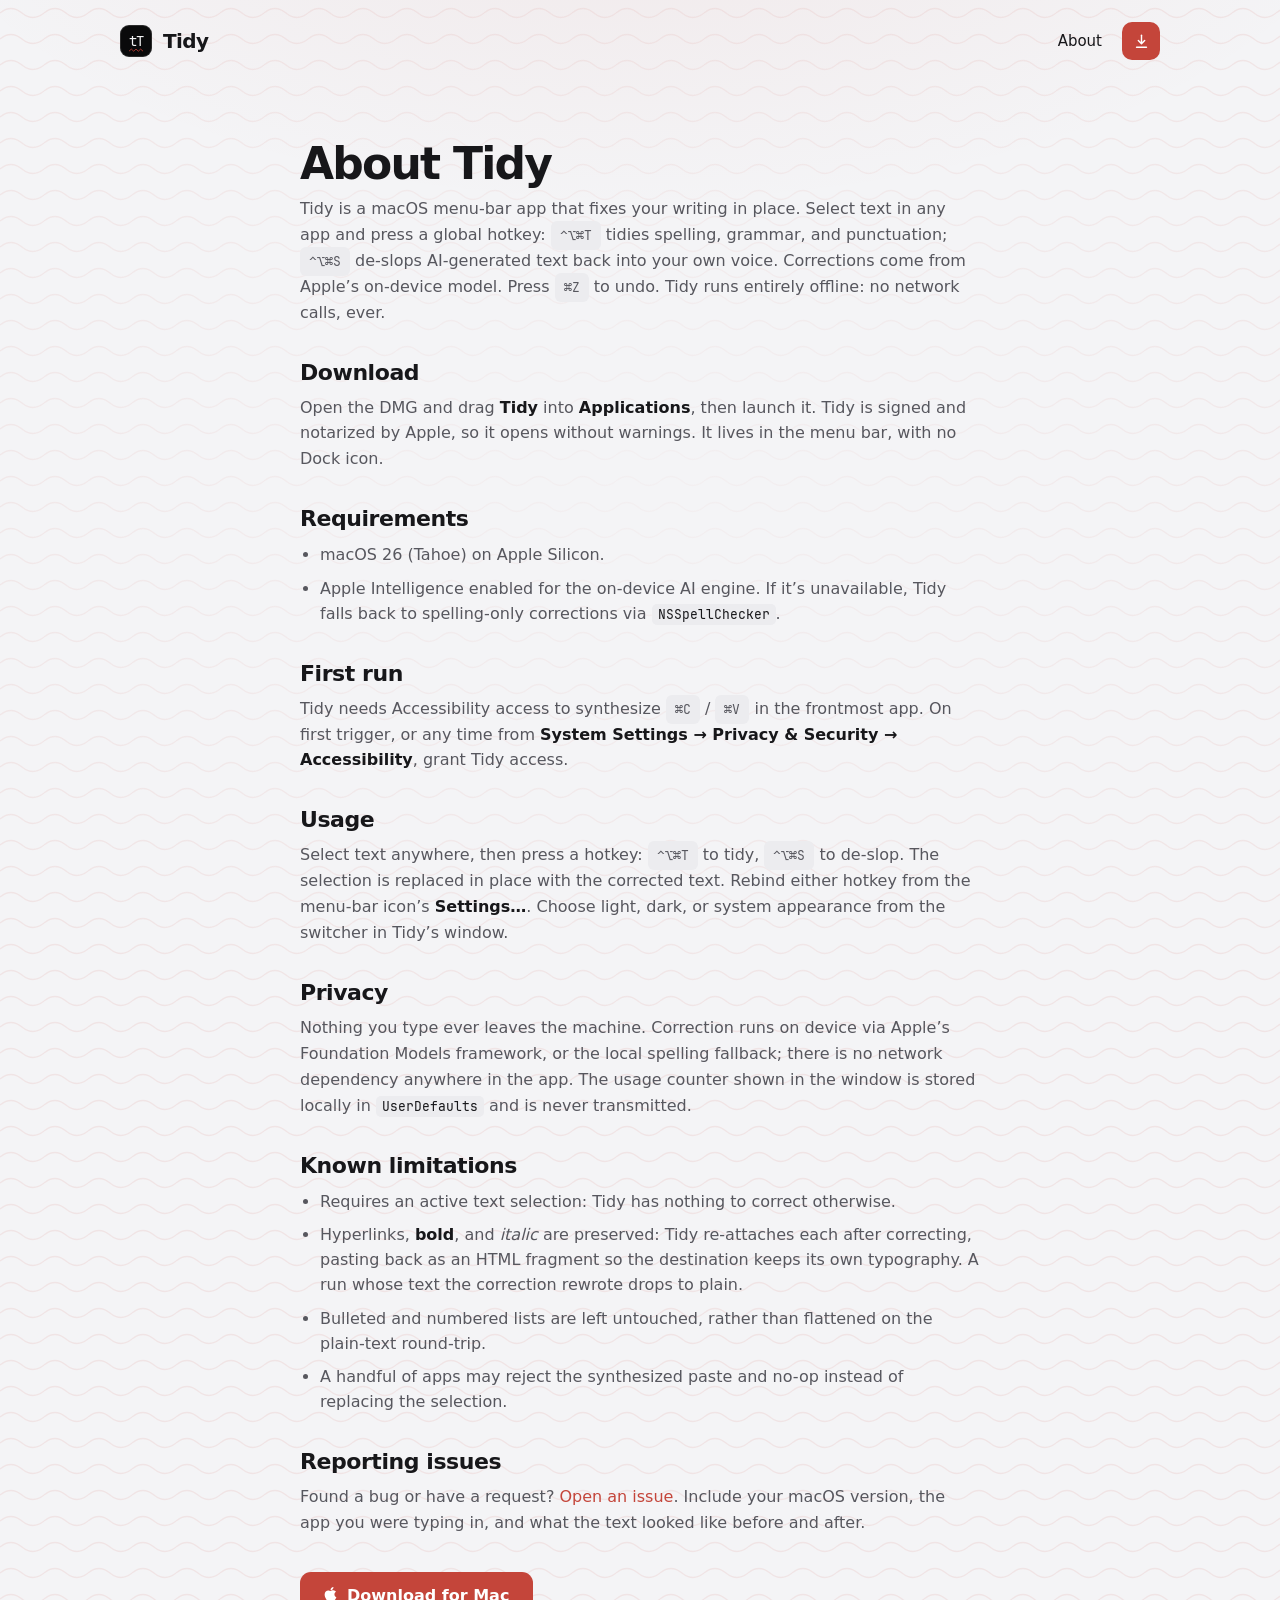
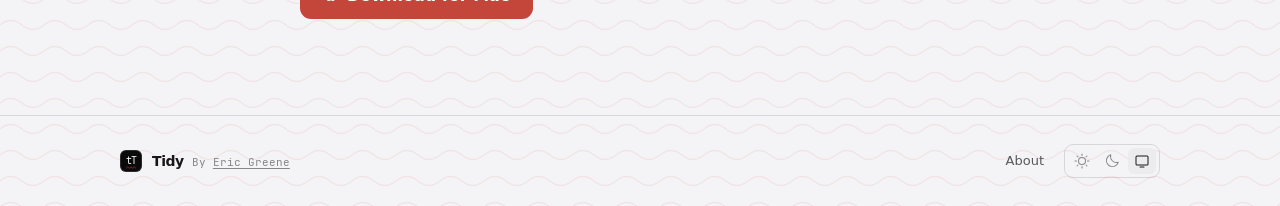
<file: about.html>
<!DOCTYPE html>
<html lang="en">
<head>
<meta charset="utf-8">
<meta name="viewport" content="width=device-width, initial-scale=1">
<link rel="icon" type="image/svg+xml" href="data:image/svg+xml,%3Csvg xmlns='http://www.w3.org/2000/svg' viewBox='0 0 64 64'%3E%3Crect width='64' height='64' rx='15' fill='%230a0a0b'/%3E%3Ctext x='32' y='41' text-anchor='middle' font-family='ui-monospace,Menlo,monospace' font-size='30' font-weight='600' letter-spacing='-2' fill='%23f4f4f5'%3EtT%3C/text%3E%3Cpath d='M20 52 L24 48 L28 52 L32 48 L36 52 L40 48 L44 52' fill='none' stroke='%23e04b3f' stroke-width='2.4' stroke-linejoin='miter'/%3E%3C/svg%3E">
<title>About Tidy</title>
<meta name="description" content="How Tidy works, why it's built this way, and how to install it. Two shortcuts that fix your writing in place, on device.">
<link rel="canonical" href="https://greene-squares.github.io/tidy-releases/about.html">
<meta property="og:type" content="website">
<meta property="og:url" content="https://greene-squares.github.io/tidy-releases/about.html">
<meta property="og:title" content="About Tidy">
<meta property="og:description" content="How Tidy works, why it's built this way, and how to install it. Two shortcuts that fix your writing in place, on device.">
<meta name="twitter:card" content="summary_large_image">
<script>
  (function () {
    var saved = localStorage.getItem('tidy-theme');
    if (saved === 'light' || saved === 'dark') document.documentElement.setAttribute('data-theme', saved);
  })();
</script>
<link rel="stylesheet" href="styles.css">
</head>
<body>

  <div class="wrap navWrap">
    <a href="index.html" style="display:flex;align-items:center;gap:11px;color:inherit">
      <div class="icon" style="width:32px;height:32px;border-radius:9px;font-size:14px;box-shadow:inset 0 0 0 1px var(--iconinset)">tT</div>
      <div style="font-size:20px;font-weight:600;letter-spacing:-0.03em">Tidy</div>
    </a>
    <div style="display:flex;align-items:center;gap:20px">
      <a href="about.html" class="nlink" style="font-size:15px;color:var(--ink)">About</a>
      <a href="https://github.com/greene-squares/tidy-releases/releases/latest/download/Tidy.dmg" class="btn" aria-label="Download for Mac" style="display:inline-flex;align-items:center;justify-content:center;width:38px;height:38px;padding:0;border-radius:10px"><svg viewBox="0 0 24 24" fill="none" stroke="currentColor" stroke-width="2" stroke-linecap="round" stroke-linejoin="round" style="width:17px;height:17px"><path d="M12 3v11"/><path d="M7.5 10.5 12 15l4.5-4.5"/><path d="M5 20h14"/></svg></a>
    </div>
  </div>

  <div class="wrap pageWrap">
    <div class="doc">

      <section>
        <div class="h1" style="font-size:44px">About Tidy</div>
        <p>Tidy is a macOS menu-bar app that fixes your writing in place. Select text in any app and press a global hotkey: <span class="kc">&#8963;&#8997;&#8984;T</span> tidies spelling, grammar, and punctuation; <span class="kc">&#8963;&#8997;&#8984;S</span> de-slops AI-generated text back into your own voice. Corrections come from Apple&rsquo;s on-device model. Press <span class="kc">&#8984;Z</span> to undo. Tidy runs entirely offline: no network calls, ever.</p>
      </section>

      <section>
        <h2>Download</h2>
        <p>Open the DMG and drag <strong>Tidy</strong> into <strong>Applications</strong>, then launch it. Tidy is signed and notarized by Apple, so it opens without warnings. It lives in the menu bar, with no Dock icon.</p>
      </section>

      <section>
        <h2>Requirements</h2>
        <ul>
          <li>macOS 26 (Tahoe) on Apple Silicon.</li>
          <li>Apple Intelligence enabled for the on-device AI engine. If it&rsquo;s unavailable, Tidy falls back to spelling-only corrections via <code>NSSpellChecker</code>.</li>
        </ul>
      </section>

      <section>
        <h2>First run</h2>
        <p>Tidy needs Accessibility access to synthesize <span class="kc">&#8984;C</span> / <span class="kc">&#8984;V</span> in the frontmost app. On first trigger, or any time from <strong>System Settings &rarr; Privacy &amp; Security &rarr; Accessibility</strong>, grant Tidy access.</p>
      </section>

      <section>
        <h2>Usage</h2>
        <p>Select text anywhere, then press a hotkey: <span class="kc">&#8963;&#8997;&#8984;T</span> to tidy, <span class="kc">&#8963;&#8997;&#8984;S</span> to de-slop. The selection is replaced in place with the corrected text. Rebind either hotkey from the menu-bar icon&rsquo;s <strong>Settings&hellip;</strong>. Choose light, dark, or system appearance from the switcher in Tidy&rsquo;s window.</p>
      </section>

      <section>
        <h2>Privacy</h2>
        <p>Nothing you type ever leaves the machine. Correction runs on device via Apple&rsquo;s Foundation Models framework, or the local spelling fallback; there is no network dependency anywhere in the app. The usage counter shown in the window is stored locally in <code>UserDefaults</code> and is never transmitted.</p>
      </section>

      <section>
        <h2>Known limitations</h2>
        <ul>
          <li>Requires an active text selection: Tidy has nothing to correct otherwise.</li>
          <li>Hyperlinks, <strong>bold</strong>, and <em>italic</em> are preserved: Tidy re-attaches each after correcting, pasting back as an HTML fragment so the destination keeps its own typography. A run whose text the correction rewrote drops to plain.</li>
          <li>Bulleted and numbered lists are left untouched, rather than flattened on the plain-text round-trip.</li>
          <li>A handful of apps may reject the synthesized paste and no-op instead of replacing the selection.</li>
        </ul>
      </section>

      <section>
        <h2>Reporting issues</h2>
        <p>Found a bug or have a request? <a href="https://github.com/greene-squares/tidy-releases/issues">Open an issue</a>. Include your macOS version, the app you were typing in, and what the text looked like before and after.</p>
      </section>

      <a href="https://github.com/greene-squares/tidy-releases/releases/latest/download/Tidy.dmg" class="btn" style="align-self:flex-start;display:inline-flex;align-items:center;gap:10px;font-size:16px;border-radius:11px;padding:14px 24px;margin-top:2px"><svg viewBox="0 0 384 512" fill="currentColor" style="width:13px;height:16px;margin-top:-3px"><path d="M318.7 268.7c-.2-36.7 16.4-64.4 50-84.8-18.8-26.9-47.2-41.7-84.7-44.6-35.5-2.8-74.3 20.7-88.5 20.7-15 0-49.4-19.7-76.4-19.7C63.3 141.2 4 184.8 4 273.5q0 39.3 14.4 81.2c12.8 36.7 59 126.7 107.2 125.2 25.2-.6 43-17.9 75.8-17.9 31.8 0 48.3 17.9 76.4 17.9 48.6-.7 90.4-82.5 102.6-119.3-65.2-30.7-61.7-90-61.7-91.9zm-56.6-164.2c27.3-32.4 24.8-61.9 24-72.5-24.1 1.4-52 16.4-67.9 34.9-17.5 19.8-27.8 44.3-25.6 71.9 26.1 2 49.9-11.4 69.5-34.3z"/></svg>Download for Mac</a>

    </div>
  </div>

  <div style="border-top:1px solid var(--hair2)">
    <div class="wrap footWrap">
      <div style="display:flex;align-items:center;gap:10px"><div class="icon" style="width:22px;height:22px;border-radius:6px;font-size:10px;box-shadow:inset 0 0 0 1px var(--iconinset)">tT</div><div style="display:flex;align-items:baseline;gap:8px"><div style="font-size:14px;font-weight:600;letter-spacing:-0.03em">Tidy</div><div class="mono" style="font-size:11px;color:var(--ter)">By <a href="https://ericgreene.ie" target="_blank" rel="noopener" style="color:inherit;text-decoration:underline;text-underline-offset:2px">Eric Greene</a></div></div></div>
      <div style="display:flex;align-items:center;gap:20px;flex-wrap:wrap"><a href="about.html" class="nlink" style="font-size:13px">About</a><div class="theme-seg" role="group" aria-label="Theme"><button class="seg" type="button" data-theme-set="light" aria-label="Light theme"><svg viewBox="0 0 256 256" fill="currentColor"><path d="M120,40V16a8,8,0,0,1,16,0V40a8,8,0,0,1-16,0Zm72,88a64,64,0,1,1-64-64A64.07,64.07,0,0,1,192,128Zm-16,0a48,48,0,1,0-48,48A48.05,48.05,0,0,0,176,128ZM58.34,69.66A8,8,0,0,0,69.66,58.34l-16-16A8,8,0,0,0,42.34,53.66Zm0,116.68-16,16a8,8,0,0,0,11.32,11.32l16-16a8,8,0,0,0-11.32-11.32ZM192,72a8,8,0,0,0,5.66-2.34l16-16a8,8,0,0,0-11.32-11.32l-16,16A8,8,0,0,0,192,72Zm5.66,114.34a8,8,0,0,0-11.32,11.32l16,16a8,8,0,0,0,11.32-11.32ZM48,128a8,8,0,0,0-8-8H16a8,8,0,0,0,0,16H40A8,8,0,0,0,48,128Zm80,80a8,8,0,0,0-8,8v24a8,8,0,0,0,16,0V216A8,8,0,0,0,128,208Zm112-88H216a8,8,0,0,0,0,16h24a8,8,0,0,0,0-16Z"/></svg></button><button class="seg" type="button" data-theme-set="dark" aria-label="Dark theme"><svg viewBox="0 0 256 256" fill="currentColor"><path d="M233.54,142.23a8,8,0,0,0-8-2,88.08,88.08,0,0,1-109.8-109.8,8,8,0,0,0-10-10,104.84,104.84,0,0,0-52.91,37A104,104,0,0,0,136,224a103.09,103.09,0,0,0,62.52-20.88,104.84,104.84,0,0,0,37-52.91A8,8,0,0,0,233.54,142.23ZM188.9,190.34A88,88,0,0,1,65.66,67.11a89,89,0,0,1,31.4-26A106,106,0,0,0,96,56,104.11,104.11,0,0,0,200,160a106,106,0,0,0,14.92-1.06A89,89,0,0,1,188.9,190.34Z"/></svg></button><button class="seg" type="button" data-theme-set="system" aria-label="Match system"><svg viewBox="0 0 256 256" fill="currentColor"><path d="M208,40H48A24,24,0,0,0,24,64V176a24,24,0,0,0,24,24H208a24,24,0,0,0,24-24V64A24,24,0,0,0,208,40Zm8,136a8,8,0,0,1-8,8H48a8,8,0,0,1-8-8V64a8,8,0,0,1,8-8H208a8,8,0,0,1,8,8Zm-48,48a8,8,0,0,1-8,8H96a8,8,0,0,1,0-16h64A8,8,0,0,1,168,224Z"/></svg></button></div></div>
    </div>
  </div>

  <script src="app.js"></script>

</body>
</html>
</file>
<file: styles.css>
@font-face { font-family: 'JetBrains Mono'; src: url('fonts/JetBrainsMono-Regular.ttf') format('truetype'); font-weight: 400; font-display: swap; }
@font-face { font-family: 'JetBrains Mono'; src: url('fonts/JetBrainsMono-Medium.ttf') format('truetype'); font-weight: 500; font-display: swap; }
@font-face { font-family: 'JetBrains Mono'; src: url('fonts/JetBrainsMono-SemiBold.ttf') format('truetype'); font-weight: 600; font-display: swap; }

:root {
  color-scheme: dark; --kcap-edge:rgba(0,0,0,0.45);
  --bg:#0e0e10; --panel:#141417; --raised:#1e1e23;
  --ink:#f4f4f5; --sec:#9a9aa2; --ter:#6b6b73;
  --accent:#e04b3f; --accent-h:#f0655a; --btn-ink:#ffffff;
  --hair:rgba(244,244,245,0.08); --hair2:rgba(244,244,245,0.10);
  --iconbg:#0a0a0b; --iconink:#f4f4f5; --iconinset:rgba(244,244,245,0.14);
  --sel:rgba(224,75,63,0.28); --glow:rgba(224,75,63,0.10);
  --share-bg:#004a77; --share-ink:#c2e7ff;
  --sel-notes:rgba(255,204,0,0.30); --sel-msg:rgba(235,235,245,0.18); --sel-docs:rgba(66,133,244,0.38);
  --winbg:#1b1b20; --winbar:#25252b; --winink:#f4f4f5; --winline:rgba(244,244,245,0.08); --winmuted:rgba(244,244,245,0.45);
  --capdown:#141418;
  --veil:rgba(14,14,16,0.72); --veil-0:rgba(14,14,16,0);
  --wave: url("data:image/svg+xml,<svg xmlns='http://www.w3.org/2000/svg' width='44' height='26'><path d='M0 13 q 11 -9 22 0 t 22 0' fill='none' stroke='%23e04b3f' stroke-opacity='0.14' stroke-width='1.3'/></svg>");
  --kbd-a:#33333a; --kbd-b:#232329; --key-a:#45454d; --key-b:#35353c;
  --key-ink:#eaeaec; --key-dim:#9d9da4;
  --key-shadow: inset 0 -1px 1px rgba(0,0,0,0.35), 0 1.5px 2px rgba(0,0,0,0.5), 0 0 0 1px rgba(0,0,0,0.55);
  --kbd-shadow: inset 0 1px 0 rgba(255,255,255,0.07), 0 2px 5px -2px rgba(0,0,0,0.6), 0 9px 18px -11px rgba(0,0,0,0.85), 0 0 0 1px rgba(0,0,0,0.5);
  --shadow:0 40px 80px -30px rgba(0,0,0,0.9);
}
:root[data-theme="light"] { color-scheme: light; --kcap-edge:rgba(14,14,16,0.14);
  --bg:#f4f4f6; --panel:#ffffff; --raised:#ececef;
  --ink:#17171a; --sec:#57575e; --ter:#86868b;
  --accent:#c4453a; --accent-h:#a5342a; --btn-ink:#ffffff;
  --hair:rgba(14,14,16,0.08); --hair2:rgba(14,14,16,0.12);
  --iconbg:#0a0a0b; --iconink:#f4f4f5; --iconinset:rgba(244,244,245,0.14);
  --sel:rgba(196,69,58,0.22); --glow:rgba(196,69,58,0.07);
  --share-bg:#c2e7ff; --share-ink:#001d35;
  --sel-notes:rgba(255,196,0,0.42); --sel-msg:rgba(60,60,67,0.16); --sel-docs:rgba(26,115,232,0.22);
  --winbg:#ffffff; --winbar:#e3e3e9; --winink:#141416; --winline:rgba(14,14,16,0.08); --winmuted:rgba(14,14,16,0.5);
  --capdown:#dcdce1;
  --veil:rgba(244,244,246,0.72); --veil-0:rgba(244,244,246,0);
  --wave: url("data:image/svg+xml,<svg xmlns='http://www.w3.org/2000/svg' width='44' height='26'><path d='M0 13 q 11 -9 22 0 t 22 0' fill='none' stroke='%23c4453a' stroke-opacity='0.09' stroke-width='1.3'/></svg>");
  --kbd-a:#ededf0; --kbd-b:#dedee2; --key-a:#ffffff; --key-b:#f0f0f3;
  --key-ink:#3d3d44; --key-dim:#8a8a90;
  --key-shadow: inset 0 -1px 1px rgba(14,14,16,0.05), 0 1.5px 2px rgba(14,14,16,0.16), 0 0 0 1px rgba(14,14,16,0.05);
  --kbd-shadow: inset 0 1px 0 rgba(255,255,255,0.85), 0 2px 5px -2px rgba(14,14,16,0.32), 0 9px 18px -11px rgba(14,14,16,0.55), 0 0 0 1px rgba(14,14,16,0.08);
  --shadow:0 30px 60px -30px rgba(14,14,16,0.28);
}
@media (prefers-color-scheme: light) {
  :root:not([data-theme="dark"]) { color-scheme: light; --kcap-edge:rgba(14,14,16,0.14);
    --bg:#f4f4f6; --panel:#ffffff; --raised:#ececef;
    --ink:#17171a; --sec:#57575e; --ter:#86868b;
    --accent:#c4453a; --accent-h:#a5342a; --btn-ink:#ffffff;
    --hair:rgba(14,14,16,0.08); --hair2:rgba(14,14,16,0.12);
    --iconbg:#0a0a0b; --iconink:#f4f4f5; --iconinset:rgba(244,244,245,0.14);
    --sel:rgba(196,69,58,0.22); --glow:rgba(196,69,58,0.07);
    --share-bg:#c2e7ff; --share-ink:#001d35;
    --sel-notes:rgba(255,196,0,0.42); --sel-msg:rgba(60,60,67,0.16); --sel-docs:rgba(26,115,232,0.22);
    --winbg:#ffffff; --winbar:#e3e3e9; --winink:#141416; --winline:rgba(14,14,16,0.08); --winmuted:rgba(14,14,16,0.5);
    --capdown:#dcdce1;
    --veil:rgba(244,244,246,0.72); --veil-0:rgba(244,244,246,0);
    --wave: url("data:image/svg+xml,<svg xmlns='http://www.w3.org/2000/svg' width='44' height='26'><path d='M0 13 q 11 -9 22 0 t 22 0' fill='none' stroke='%23c4453a' stroke-opacity='0.09' stroke-width='1.3'/></svg>");
    --kbd-a:#ededf0; --kbd-b:#dedee2; --key-a:#ffffff; --key-b:#f0f0f3;
    --key-ink:#3d3d44; --key-dim:#8a8a90;
    --key-shadow: inset 0 -1px 1px rgba(14,14,16,0.05), 0 1.5px 2px rgba(14,14,16,0.16), 0 0 0 1px rgba(14,14,16,0.05);
    --kbd-shadow: inset 0 1px 0 rgba(255,255,255,0.85), 0 2px 5px -2px rgba(14,14,16,0.32), 0 9px 18px -11px rgba(14,14,16,0.55), 0 0 0 1px rgba(14,14,16,0.08);
    --shadow:0 30px 60px -30px rgba(14,14,16,0.28);
  }
}

* { box-sizing: border-box; }
body { margin: 0; background-color: var(--bg);
  /* Layers paint front-to-back: the accent glow, then a soft veil that
     diffuses the wave behind the content, then the wave itself. The veil
     is what keeps the texture from reading as a hard repeating tile. */
  background-image: radial-gradient(1100px 520px at 50% -8%, var(--glow), transparent 68%),
    radial-gradient(1300px 820px at 50% 26%, var(--veil), var(--veil-0) 72%),
    var(--wave);
  background-repeat: no-repeat, no-repeat, repeat;
  font-family: -apple-system, BlinkMacSystemFont, "Helvetica Neue", "Segoe UI", system-ui, Arial, sans-serif; color: var(--ink); overflow-x: hidden; transition: background-color .2s ease, color .2s ease; }
a { color: var(--accent); text-decoration: none; }
::selection { background: var(--sel); }
.wrap { max-width: 1120px; margin: 0 auto; }
/* Section layouts live here rather than inline so the mobile layer can
   override their padding. */
.navWrap { padding: 22px 40px; display: flex; align-items: center; justify-content: space-between; }
.heroWrap { padding: 40px 40px; display: flex; flex-direction: column; align-items: center; text-align: center; gap: 26px; }
.demoWrap { padding: 26px 40px 84px; display: flex; justify-content: center; }
.pageWrap { padding: 60px 40px 96px; }
.footWrap { padding: 28px 40px; display: flex; align-items: center; justify-content: space-between; flex-wrap: wrap; gap: 16px; }
.nlink { color: var(--sec); transition: color .15s ease; }
.nlink:hover { color: var(--ink); }
.btn { background: var(--accent); color: var(--btn-ink); font-weight: 600; border-radius: 9px; transition: background .15s ease; }
.btn:hover { background: var(--accent-h); color: var(--btn-ink); }
.theme-seg { display: inline-flex; align-items: center; gap: 2px; padding: 3px; border: 1px solid var(--hair2); border-radius: 9px; }
.seg { display: flex; align-items: center; justify-content: center; width: 28px; height: 26px; border: none; background: transparent; color: var(--ter); border-radius: 6px; cursor: pointer; transition: color .15s ease, background .15s ease; }
.seg svg { width: 16px; height: 16px; }
.seg:hover { color: var(--ink); }
.seg.active { background: var(--raised); color: var(--ink); }
.eyebrow { font-family: 'JetBrains Mono', monospace; font-size: 12px; letter-spacing: 0.16em; text-transform: uppercase; color: var(--accent); }
.mono { font-family: 'JetBrains Mono', monospace; }
.icon { position: relative; background: var(--iconbg); color: var(--iconink); font-family: 'JetBrains Mono', monospace; letter-spacing: -0.05em; display: flex; align-items: center; justify-content: center; }
.icon::after { content:""; position:absolute; left:27%; right:27%; bottom:15%; height:13%; background:url("data:image/svg+xml,%3Csvg xmlns='http://www.w3.org/2000/svg' width='48' height='10' viewBox='0 0 48 10'%3E%3Cpath d='M0 9 L8 2 L16 9 L24 2 L32 9 L40 2 L48 9' fill='none' stroke='%23e04b3f' stroke-width='2.4' stroke-linejoin='miter'/%3E%3C/svg%3E") center/100% 100% no-repeat; }
.card { background: var(--panel); box-shadow: inset 0 0 0 1px var(--hair); }
.notesApp { --sel-tint: var(--sel-notes); }
.msgApp   { --sel-tint: var(--sel-msg); }
.docsApp  { --sel-tint: var(--sel-docs); }
.window { background: var(--winbg); border-radius: 20px; box-shadow: var(--shadow), inset 0 0 0 1px var(--hair); overflow: hidden; font-family: -apple-system, BlinkMacSystemFont, "SF Pro Text", system-ui, "Helvetica Neue", sans-serif; }
.titlebar { display: flex; align-items: center; gap: 7px; height: 36px; padding: 0 14px; background: var(--winbar); border-bottom: 1px solid var(--winline); }
.dot { width: 10px; height: 10px; border-radius: 50%; }
.wintitle { flex:1; text-align:center; font-size:12px; font-weight:500; color:var(--winmuted); margin-right:36px; }
/* A Slack mention: the blue pill, not plain text. Tinted from the shared
   --sel-docs blue so it sits in the palette in both themes. */
.mention { color: #094a85; background: rgba(9,74,133,0.10); border-radius: 4px;
  padding: 0 2px; white-space: nowrap; }
:root .mention { color: #094a85; }
:root[data-theme="dark"] .mention,
html:not([data-theme="light"]) .mention { color: #9ad0f8; background: rgba(154,208,248,0.14); }

.wavy { text-decoration: underline wavy #c4453a; text-underline-offset: 5px; }
.h1 { font-size: 62px; font-weight: 600; line-height: 1.0; letter-spacing: -0.04em; }
/* The de-slop section repeats the hero's shape one step down: a heading, a
   line of explanation, the shortcut, then the same demo. Two commands on one
   screen read as one confusing product, so each gets its own stretch of page. */
.h2 { font-size: 44px; font-weight: 600; line-height: 1.05; letter-spacing: -0.035em; max-width: 20ch; text-wrap: balance; }
.sectionHead { padding: 76px 40px 0; display: flex; flex-direction: column; align-items: center; text-align: center; gap: 18px; border-top: 1px solid var(--hair2); }
.sectionHead .lede { color: var(--sec); font-size: 18px; line-height: 1.5; max-width: 52ch; margin: 0; text-wrap: pretty; }
.deslopWrap { padding-top: 30px; }

/* The shortcut, shown as keycaps rather than written out, so it reads the way
   it looks on the keyboard below it. */
.shortcutLine { display: flex; align-items: center; gap: 6px; }
.kbdChip { display: inline-flex; align-items: center; justify-content: center;
  min-width: 30px; height: 30px; padding: 0 8px; border-radius: 8px;
  font-family: ui-monospace, Menlo, monospace; font-size: 14px; font-weight: 600;
  color: var(--key-ink); background: linear-gradient(var(--key-a), var(--key-b));
  box-shadow: var(--key-shadow); }
@media (max-width: 880px) {
  .h2 { font-size: 32px; }
  .sectionHead { padding: 54px 22px 0; gap: 14px; }
  .sectionHead .lede { font-size: 16px; }
  .deslopWrap { padding-top: 22px; }
}
.grid-two { display: grid; grid-template-columns: 1fr; gap: 30px; }
.grid-priv, .grid-mode { display: grid; grid-template-columns: 1fr 1fr; gap: 64px; align-items: center; }
.grid-fixes { display: grid; grid-template-columns: repeat(4,1fr); gap: 16px; }
.grid-how { display: grid; grid-template-columns: repeat(3,1fr); gap: 40px; }
.fixcard { background: var(--panel); border-radius: 14px; box-shadow: inset 0 0 0 1px var(--hair); padding: 26px; display: flex; flex-direction: column; gap: 16px; min-height: 150px; }
.kc { font-family: 'JetBrains Mono', monospace; font-size: 13px; background: var(--raised); border-radius: 6px; padding: 6px 9px; }

.demo { width: 100%; display: flex; flex-direction: column; align-items: center; gap: 56px; }
.stage { width: 100%; max-width: 800px; position: relative; min-height: 272px; }
.stage > .window { position: absolute; inset: 0; display: flex; flex-direction: column; will-change: transform, opacity, filter; }
.stage > .c1 { animation: rotNotes 28s linear infinite, fadeNotes 28s linear infinite; }
.stage > .c2 { animation: rotMsg 28s linear infinite, fadeMsg 28s linear infinite; }
.stage > .c3 { animation: rotDocs 28s linear infinite, fadeDocs 28s linear infinite; }
.editor { flex: 1 1 auto; overflow: hidden; padding: 12px 26px; font-size: 17px; line-height: 1.55; color: var(--winink); }
.edGrid { display: grid; align-content: start; }

.lights { display: flex; align-items: center; gap: 8px; flex: none; }
.tl { width: 12px; height: 12px; border-radius: 50%; }
.tl.r { background: #ff5f57; } .tl.y { background: #febc2e; } .tl.g { background: #28c840; }
.chip svg, .fchip svg, .cbtn svg { width: 100%; height: 100%; fill: none; stroke: currentColor; stroke-width: 1.9; stroke-linecap: round; stroke-linejoin: round; }
.chip svg.fillic, .fchip svg.fillic, .cbtn svg.fillic { fill: currentColor; stroke: none; }
.fillic { fill: currentColor; stroke: none; }
.glyph { font-size: 14px; font-weight: 600; letter-spacing: -0.01em; }

.notesBar { height: 44px; gap: 8px; padding: 0 12px; background: var(--winbg); }
.chip { width: 26px; height: 26px; padding: 5px; border-radius: 50%; display: flex; align-items: center; justify-content: center; color: var(--winmuted); background: transparent; border: none; flex: none; cursor: default; }
.notesBar .chip { background: color-mix(in srgb, var(--winink) 5%, transparent); }
.notesTitle { display: flex; flex-direction: column; line-height: 1.05; margin-left: 2px; }
.nt1 { font-size: 13px; font-weight: 700; color: var(--winink); }
.nt2 { font-size: 10.5px; color: var(--winmuted); }
.tbSpacer { flex: 1; }
.tbDiv { width: 1px; height: 20px; background: var(--winline); margin: 0 3px; flex: none; }
.tbGroup { display: flex; align-items: center; gap: 4px; }

.msgBar { height: 38px; gap: 10px; }
.msgTo { font-size: 12.5px; font-weight: 600; color: var(--winink); }
.msgSub { color: var(--winmuted); font-weight: 500; }
.fmtBar { display: flex; align-items: center; gap: 3px; height: 32px; padding: 0 16px; color: var(--winmuted); border-bottom: 1px solid var(--winline); flex: none; }
.fchip { width: 24px; height: 24px; padding: 4px; display: flex; align-items: center; justify-content: center; border-radius: 5px; font-size: 12.5px; font-weight: 700; }
.fchip.it { font-style: italic; font-family: Georgia, "Times New Roman", serif; }
.fchip.un { text-decoration: underline; }
.fchip.st { text-decoration: line-through; }
.fdiv { width: 1px; height: 15px; background: var(--winline); margin: 0 4px; flex: none; }
.msgEditor { padding-top: 12px; }
.composeRow { display: flex; align-items: center; gap: 3px; height: 46px; padding: 0 14px; border-top: 1px solid var(--winline); flex: none; }
.cbtn { width: 30px; height: 30px; padding: 6px; border-radius: 8px; display: flex; align-items: center; justify-content: center; color: var(--winmuted); background: transparent; border: none; flex: none; cursor: default; }
.cSpacer { flex: 1; }
.send { width: 36px; height: 30px; padding: 6px 8px; color: #fff; background: #1c1c1e; border-radius: 8px; }
.docsApp { background: var(--winbg); }
/* No traffic lights on this card — Docs is a browser app — so the icon needs
   its own left inset clear of the window's rounded corner. */
.docsBar { height: 48px; gap: 10px; padding: 0 14px 0 20px; background: var(--winbg); }
/* viewBox is cropped to the artwork (5.5 2.5 13 19) so this box is the glyph
   itself, sized to match the 26px collaborator avatars beside it. A square
   viewBox would letterbox inside the box and cap the drawn height instead. */
.docIcon { width: 17.8px; height: 26px; flex: none; display: flex; align-items: center; }
.docIcon svg { width: 100%; height: 100%; }
.docIcon .dpg { fill: #1a73e8; }
.docIcon .dfold { fill: #a1c2fa; }
.docIcon .dln { stroke: #fff; stroke-width: 1.6; fill: none; stroke-linecap: round; }
.docHead { display: flex; flex-direction: column; gap: 3px; min-width: 0; }
.docTitle { font-size: 14px; font-weight: 500; color: var(--winink); white-space: nowrap; line-height: 1.1; }
.docMenu { display: flex; gap: 11px; }
.docMenu span { font-size: 11.5px; color: var(--winmuted); line-height: 1; }
.docPeople { display: flex; align-items: center; flex: none; }
.docPeople > * { margin-left: -8px; box-shadow: 0 0 0 2px var(--winbg); }
.docPeople > *:first-child { margin-left: 0; }
.docAvatar { width: 26px; height: 26px; border-radius: 50%; background: #7b61ff; color: #fff; font-size: 11px; font-weight: 600; letter-spacing: 0.02em; display: flex; align-items: center; justify-content: center; flex: none; }
/* Collaborators are a mix of photos and initials, as a real Docs header is.
   The faces are AI-generated (nobody real), inlined so the page still makes
   no external requests. */
.docPhoto { width: 26px; height: 26px; border-radius: 50%; overflow: hidden; flex: none; }
.docPhoto img { width: 100%; height: 100%; object-fit: cover; display: block; }
.docShare { display: inline-flex; align-items: center; gap: 7px; height: 32px; padding: 0 15px 0 13px; background: var(--share-bg); color: var(--share-ink); border-radius: 16px; font-size: 13px; font-weight: 500; flex: none; }
.docShare svg { width: 15px; height: 15px; stroke: currentColor; stroke-width: 1.9; fill: none; stroke-linecap: round; stroke-linejoin: round; }
.docEditor { background: color-mix(in srgb, var(--winink) 4.5%, var(--winbg)); padding: 12px 26px 0; overflow: hidden; }
.docPage { background: var(--winbg); box-shadow: 0 1px 4px rgba(14,14,16,0.14), inset 0 0 0 1px var(--winline); border-radius: 3px 3px 0 0; padding: 18px 30px; height: 100%; font-size: 15px; line-height: 1.6; }
.docH1 { font-size: 19px; font-weight: 600; letter-spacing: -0.01em; color: var(--winink); margin-bottom: 10px; }
/* The pill finishes widening before the confirmation text fades in. The other
   order clips the longer label against a box still too narrow for it, which
   reads as the text sliding rather than the pill growing around it. */
/* The label stays put while the paragraph under it is de-slopped, so the
   demo reads as one section of a document rather than a floating quote. */
.docTldr { font-size: 11px; font-weight: 600; letter-spacing: 0.08em; text-transform: uppercase; color: var(--winmuted); margin-bottom: 5px; }
@media (max-width: 600px) { .tbHideSm { display: none; } }
.edLayer { grid-area: 1/1; align-self: start; }
.caret { display: inline-block; width: 2px; height: 1.05em; background: var(--accent); vertical-align: -2px; margin-left: 3px; animation: tCaret 1.05s steps(1) infinite; }
/* Square corners: a real text selection is a plain rectangle, not a pill. */
.hl { border-radius: 0; margin: -2px 0; padding: 2px 0; -webkit-box-decoration-break: clone; box-decoration-break: clone; }

/* Three-card carousel across one 28s clock. Beats are deliberately uneven —
   Notes 0-20%, Messages 26-46%, Docs 52-94% — because the Docs slop is much
   longer and needs the reading time.

   A handoff is one movement, not a queue: at 20 / 46 / 94% all three cards
   start moving on the same frame. The front card rises and fades out while
   the one below rises into its place and the deep card steps up to mid.
   The outgoing card clears 34px, so by the time it is faint enough to see
   through, its titlebar sits well above the arriving card's and the two read
   as separate rather than merged. Once invisible it jumps back to the deep
   slot in the 0.4% gap after its exit and fades in there, so the reposition
   is never seen. Three depths keep the third card peeking out below. */
@keyframes rotNotes {
  0% { transform:translateY(0) scale(1); filter:brightness(1) blur(0px); z-index:4 }
  20% { transform:translateY(0) scale(1); filter:brightness(1) blur(0px); z-index:5; animation-timing-function:cubic-bezier(0.2,0.5,0.5,1) }
  22.4% { transform:translateY(-34px) scale(1); filter:brightness(1) blur(0px); z-index:5 }
  22.8% { transform:translateY(38px) scale(0.9); filter:brightness(0.84) blur(0.9px); z-index:1 }
  46% { transform:translateY(38px) scale(0.9); filter:brightness(0.84) blur(0.9px); z-index:1; animation-timing-function:cubic-bezier(0.25,0.55,0.4,1) }
  49.4% { transform:translateY(20px) scale(0.95); filter:brightness(0.93) blur(0.3px); z-index:2 }
  94% { transform:translateY(20px) scale(0.95); filter:brightness(0.93) blur(0.3px); z-index:2; animation-timing-function:cubic-bezier(0.32,1.2,0.5,1) }
  97.4% { transform:translateY(0) scale(1); filter:brightness(1) blur(0px); z-index:4 }
  100% { transform:translateY(0) scale(1); filter:brightness(1) blur(0px); z-index:4 }
}
@keyframes rotMsg {
  0% { transform:translateY(20px) scale(0.95); filter:brightness(0.93) blur(0.3px); z-index:2 }
  20% { transform:translateY(20px) scale(0.95); filter:brightness(0.93) blur(0.3px); z-index:2; animation-timing-function:cubic-bezier(0.32,1.2,0.5,1) }
  23.4% { transform:translateY(0) scale(1); filter:brightness(1) blur(0px); z-index:4 }
  46% { transform:translateY(0) scale(1); filter:brightness(1) blur(0px); z-index:5; animation-timing-function:cubic-bezier(0.2,0.5,0.5,1) }
  48.4% { transform:translateY(-34px) scale(1); filter:brightness(1) blur(0px); z-index:5 }
  48.8% { transform:translateY(38px) scale(0.9); filter:brightness(0.84) blur(0.9px); z-index:1 }
  94% { transform:translateY(38px) scale(0.9); filter:brightness(0.84) blur(0.9px); z-index:1; animation-timing-function:cubic-bezier(0.25,0.55,0.4,1) }
  97.4% { transform:translateY(20px) scale(0.95); filter:brightness(0.93) blur(0.3px); z-index:2 }
  100% { transform:translateY(20px) scale(0.95); filter:brightness(0.93) blur(0.3px); z-index:2 }
}
@keyframes rotDocs {
  0% { transform:translateY(38px) scale(0.9); filter:brightness(0.84) blur(0.9px); z-index:1 }
  20% { transform:translateY(38px) scale(0.9); filter:brightness(0.84) blur(0.9px); z-index:1; animation-timing-function:cubic-bezier(0.25,0.55,0.4,1) }
  23.4% { transform:translateY(20px) scale(0.95); filter:brightness(0.93) blur(0.3px); z-index:2 }
  46% { transform:translateY(20px) scale(0.95); filter:brightness(0.93) blur(0.3px); z-index:2; animation-timing-function:cubic-bezier(0.32,1.2,0.5,1) }
  49.4% { transform:translateY(0) scale(1); filter:brightness(1) blur(0px); z-index:4 }
  94% { transform:translateY(0) scale(1); filter:brightness(1) blur(0px); z-index:5; animation-timing-function:cubic-bezier(0.2,0.5,0.5,1) }
  96.4% { transform:translateY(-34px) scale(1); filter:brightness(1) blur(0px); z-index:5 }
  96.8% { transform:translateY(38px) scale(0.9); filter:brightness(0.84) blur(0.9px); z-index:1 }
  100% { transform:translateY(38px) scale(0.9); filter:brightness(0.84) blur(0.9px); z-index:1 }
}

/* Opacity is a separate animation on the same 28s clock, so the card can hold
   solid for the first moment of its lift and then fade as it keeps rising.
   The lift itself must stay ONE keyframe segment: an intermediate stop gave
   the two curves independent velocities, and an ease-out landing at zero
   speed followed by an ease-in leaving from zero stalled the card mid-air,
   which read as the exit happening in two beats. */
@keyframes fadeNotes {
  0%, 20.3% { opacity:1; animation-timing-function:cubic-bezier(0.4,0,0.6,1) }
  22.2% { opacity:0 }
  22.8% { opacity:0; animation-timing-function:ease }
  25.5%, 100% { opacity:1 }
}
@keyframes fadeMsg {
  0%, 46.3% { opacity:1; animation-timing-function:cubic-bezier(0.4,0,0.6,1) }
  48.2% { opacity:0 }
  48.8% { opacity:0; animation-timing-function:ease }
  51.5%, 100% { opacity:1 }
}
@keyframes fadeDocs {
  0%, 94.3% { opacity:1; animation-timing-function:cubic-bezier(0.4,0,0.6,1) }
  96.2% { opacity:0 }
  96.8% { opacity:0; animation-timing-function:ease }
  100% { opacity:1 }
}

.c1 .before { animation: tdTypo 28s ease-in-out infinite; }
.c1 .after { opacity: 0; animation: tdCrisp 28s ease-in-out infinite; }
.c2 .before { animation: msgSlop 28s ease-in-out infinite; }
.c2 .after { opacity: 0; animation: msgCrisp 28s ease-in-out infinite; }
.c3 .before { animation: docSlop 28s ease-in-out infinite; }
.c3 .after { opacity: 0; animation: docCrisp 28s ease-in-out infinite; }
.c1 .before .hl { animation: selTidy 28s linear infinite; }
.c2 .before .hl { animation: selMsg 28s linear infinite; }
.c3 .before .hl { animation: selDocs 28s linear infinite; }
/* The text swap is a hard cut, never a crossfade — a real in-place replacement
   happens between one frame and the next, so every stop here is step-end.
   Swap moments: Notes 14%, Messages 41%, Docs 87% (each just after its chord).
   The crisp->slop reset happens only while that card is DEEP in the stack
   (Notes 30%, Messages 60%, Docs 6%) so it is never visible on a readable card. */
@keyframes tdTypo { 0% { opacity:1; animation-timing-function:step-end } 14% { opacity:0; animation-timing-function:step-end } 30% { opacity:1; animation-timing-function:step-end } 100% { opacity:1 } }
@keyframes tdCrisp { 0% { opacity:0; animation-timing-function:step-end } 14% { opacity:1; animation-timing-function:step-end } 30% { opacity:0; animation-timing-function:step-end } 100% { opacity:0 } }
@keyframes msgSlop { 0% { opacity:1; animation-timing-function:step-end } 37% { opacity:0; animation-timing-function:step-end } 60% { opacity:1; animation-timing-function:step-end } 100% { opacity:1 } }
@keyframes msgCrisp { 0% { opacity:0; animation-timing-function:step-end } 37% { opacity:1; animation-timing-function:step-end } 60% { opacity:0; animation-timing-function:step-end } 100% { opacity:0 } }
@keyframes docSlop { 0% { opacity:0; animation-timing-function:step-end } 6% { opacity:1; animation-timing-function:step-end } 74% { opacity:0; animation-timing-function:step-end } 100% { opacity:0 } }
@keyframes docCrisp { 0% { opacity:1; animation-timing-function:step-end } 6% { opacity:0; animation-timing-function:step-end } 74% { opacity:1; animation-timing-function:step-end } 100% { opacity:1 } }
@keyframes selTidy { 0% { background:transparent; animation-timing-function:step-end } 4% { background:var(--sel-tint); animation-timing-function:step-end } 14% { background:transparent } 100% { background:transparent } }
@keyframes selMsg { 0% { background:transparent; animation-timing-function:step-end } 27% { background:var(--sel-tint); animation-timing-function:step-end } 37% { background:transparent } 100% { background:transparent } }
@keyframes selDocs { 0% { background:transparent; animation-timing-function:step-end } 57% { background:var(--sel-tint); animation-timing-function:step-end } 74% { background:transparent } 100% { background:transparent } }

/* Measured from the rendered labels, plus a little slack: the working label
   ("Tidying" / "De-slopping") and the confirmation differ in length between
   the two sections, and a pill narrower than its text gets clipped. */
.demo { --tw-a: 84px; --tw-b: 126px; }
.deslopWrap .demo { --tw-a: 113px; --tw-b: 170px; }
.uToast { position:absolute; left:50%; bottom:-12px; z-index:8; box-sizing:border-box; transform:translateX(-50%); display:inline-grid; grid-template-columns:minmax(0,1fr); place-items:center; padding:9px 18px; background:#17171a; border-radius:999px; box-shadow:0 4px 14px -6px rgba(0,0,0,0.40), inset 0 0 0 0.5px rgba(255,255,255,0.08); white-space:nowrap; overflow:hidden; opacity:0; }
.uToast > * { grid-area:1/1; }
.uWork { display:inline-flex; align-items:center; }
.uDone { color:#f4f4f5; font-size:13px; font-weight:500; letter-spacing:-0.01em; }
.uTidy { animation:uTidyShow 28s ease-in-out infinite; }
.uMsg { animation:uMsgShow 28s ease-in-out infinite; }
.uDocs { animation:uDocsShow 28s ease-in-out infinite; }
.uTidy .uWork { animation:uWorkTidy 28s ease-in-out infinite; }
.uTidy .uDone { animation:uDoneTidy 28s ease-in-out infinite; }
.uMsg .uWork { animation:uWorkMsg 28s ease-in-out infinite; }
.uMsg .uDone { animation:uDoneMsg 28s ease-in-out infinite; }
.uDocs .uWork { animation:uWorkDocs 28s ease-in-out infinite; }
.uDocs .uDone { animation:uDoneDocs 28s ease-in-out infinite; }
.procTitle { position:relative; display:inline-block; font-size:13px; color:#f4f4f5; letter-spacing:-0.01em; padding-bottom:11px; }
.procTitle::after { content:""; position:absolute; left:-12px; right:-12px; bottom:0; height:8px; background-repeat:repeat-x; background-position:0 bottom; background-size:16px 8px; background-image:url("data:image/svg+xml,%3Csvg xmlns='http://www.w3.org/2000/svg' width='16' height='8'%3E%3Cpath d='M0 4 Q 4 1.5 8 4 T 16 4' fill='none' stroke='%23e04b3f' stroke-width='1.6' stroke-linecap='round'/%3E%3C/svg%3E"); animation:procWave .3s linear infinite; -webkit-mask-image:linear-gradient(90deg,transparent,#000 12%,#000 88%,transparent); mask-image:linear-gradient(90deg,transparent,#000 12%,#000 88%,transparent); }
@media (prefers-reduced-motion:reduce) { .procTitle::after { animation:none; } }
@keyframes procWave { to { background-position:16px bottom } }
/* Toasts track their own card's beat: the working pill appears just after ⌘A
   while the chord is held, then crossfades to the word count exactly on the
   text flip (13% / 40% / 86%) and clears before the card drops back. */
/* The pill fades in with the chord, then swaps label on the exact frame the
   text is replaced (14 / 41 / 87%) — an instant cut like the text, with the
   width morph carrying the motion. */
/* The pill morphs width while its two labels cross-fade. The count must not
   appear until the pill has nearly finished growing, or it renders clipped
   inside an undersized pill for the whole morph — which is what read as
   janky. Widths are the measured content widths plus the 18px padding. */
@keyframes uTidyShow { 0%,10.3% { opacity:0; transform:translateX(-50%) scale(0.94); width:var(--tw-a) } 11.3%,14.0% { opacity:1; transform:translateX(-50%) scale(1); width:var(--tw-a); animation-timing-function:cubic-bezier(0.32,0.72,0,1) } 14.9%,17.5% { opacity:1; transform:translateX(-50%) scale(1); width:var(--tw-b) } 19.0%,100% { opacity:0; transform:translateX(-50%) scale(0.97); width:var(--tw-b) } }
@keyframes uMsgShow { 0%,33.3% { opacity:0; transform:translateX(-50%) scale(0.94); width:var(--tw-a) } 34.3%,37.0% { opacity:1; transform:translateX(-50%) scale(1); width:var(--tw-a); animation-timing-function:cubic-bezier(0.32,0.72,0,1) } 37.9%,40.0% { opacity:1; transform:translateX(-50%) scale(1); width:var(--tw-b) } 41.5%,100% { opacity:0; transform:translateX(-50%) scale(0.97); width:var(--tw-b) } }
@keyframes uDocsShow { 0%,63.3% { opacity:0; transform:translateX(-50%) scale(0.94); width:var(--tw-a) } 64.3%,74.0% { opacity:1; transform:translateX(-50%) scale(1); width:var(--tw-a); animation-timing-function:cubic-bezier(0.32,0.72,0,1) } 74.9%,78.0% { opacity:1; transform:translateX(-50%) scale(1); width:var(--tw-b) } 79.5%,100% { opacity:0; transform:translateX(-50%) scale(0.97); width:var(--tw-b) } }
@keyframes uWorkTidy { 0%,14.0% { opacity:1 } 14.7%,100% { opacity:0 } }
@keyframes uDoneTidy { 0%,14.95% { opacity:0 } 15.75%,100% { opacity:1 } }
@keyframes uWorkMsg { 0%,37.0% { opacity:1 } 37.7%,100% { opacity:0 } }
@keyframes uDoneMsg { 0%,37.95% { opacity:0 } 38.75%,100% { opacity:1 } }
@keyframes uWorkDocs { 0%,74.0% { opacity:1 } 74.7%,100% { opacity:0 } }
@keyframes uDoneDocs { 0%,74.95% { opacity:0 } 75.75%,100% { opacity:1 } }
@keyframes tCaret { 0%,50% { opacity:1 } 51%,100% { opacity:0 } }

.demo-kbd { margin-top: 4px; }
.demo-kbd .key.kMod { animation: kbMod 28s ease-in-out infinite; }
.demo-kbd .key.kCmd { animation: kbCmd 28s ease-in-out infinite; }
.demo-kbd .key.kA { animation: kbA 28s ease-in-out infinite; }
.demo-kbd .key.kLetter { animation: kbTapLetter 28s ease-in-out infinite; }
@keyframes kbMod { 0% { transform:none; background:linear-gradient(var(--key-a),var(--key-b)); color:var(--key-ink); box-shadow:var(--key-shadow); } 7.2% { transform:none; background:linear-gradient(var(--key-a),var(--key-b)); color:var(--key-ink); box-shadow:var(--key-shadow); } 7.5% { transform:translateY(1.5px); background:linear-gradient(#e04b3f,#b8342a); color:#fff; box-shadow: inset 0 1px 3px rgba(0,0,0,0.28), 0 0 0 1px #a02b22, 0 0 16px rgba(224,75,63,0.6); } 10% { transform:translateY(1.5px); background:linear-gradient(#e04b3f,#b8342a); color:#fff; box-shadow: inset 0 1px 3px rgba(0,0,0,0.28), 0 0 0 1px #a02b22, 0 0 16px rgba(224,75,63,0.6); } 10.3% { transform:none; background:linear-gradient(var(--key-a),var(--key-b)); color:var(--key-ink); box-shadow:var(--key-shadow); } 30.2% { transform:none; background:linear-gradient(var(--key-a),var(--key-b)); color:var(--key-ink); box-shadow:var(--key-shadow); } 30.5% { transform:translateY(1.5px); background:linear-gradient(#e04b3f,#b8342a); color:#fff; box-shadow: inset 0 1px 3px rgba(0,0,0,0.28), 0 0 0 1px #a02b22, 0 0 16px rgba(224,75,63,0.6); } 33% { transform:translateY(1.5px); background:linear-gradient(#e04b3f,#b8342a); color:#fff; box-shadow: inset 0 1px 3px rgba(0,0,0,0.28), 0 0 0 1px #a02b22, 0 0 16px rgba(224,75,63,0.6); } 33.3% { transform:none; background:linear-gradient(var(--key-a),var(--key-b)); color:var(--key-ink); box-shadow:var(--key-shadow); } 60.2% { transform:none; background:linear-gradient(var(--key-a),var(--key-b)); color:var(--key-ink); box-shadow:var(--key-shadow); } 60.5% { transform:translateY(1.5px); background:linear-gradient(#e04b3f,#b8342a); color:#fff; box-shadow: inset 0 1px 3px rgba(0,0,0,0.28), 0 0 0 1px #a02b22, 0 0 16px rgba(224,75,63,0.6); } 63% { transform:translateY(1.5px); background:linear-gradient(#e04b3f,#b8342a); color:#fff; box-shadow: inset 0 1px 3px rgba(0,0,0,0.28), 0 0 0 1px #a02b22, 0 0 16px rgba(224,75,63,0.6); } 63.3% { transform:none; background:linear-gradient(var(--key-a),var(--key-b)); color:var(--key-ink); box-shadow:var(--key-shadow); } 100% { transform:none; background:linear-gradient(var(--key-a),var(--key-b)); color:var(--key-ink); box-shadow:var(--key-shadow); } }
@keyframes kbCmd { 0% { transform:none; background:linear-gradient(var(--key-a),var(--key-b)); color:var(--key-ink); box-shadow:var(--key-shadow); } 3.7% { transform:none; background:linear-gradient(var(--key-a),var(--key-b)); color:var(--key-ink); box-shadow:var(--key-shadow); } 4% { transform:translateY(1.5px); background:linear-gradient(#e04b3f,#b8342a); color:#fff; box-shadow: inset 0 1px 3px rgba(0,0,0,0.28), 0 0 0 1px #a02b22, 0 0 16px rgba(224,75,63,0.6); } 6.5% { transform:translateY(1.5px); background:linear-gradient(#e04b3f,#b8342a); color:#fff; box-shadow: inset 0 1px 3px rgba(0,0,0,0.28), 0 0 0 1px #a02b22, 0 0 16px rgba(224,75,63,0.6); } 6.8% { transform:none; background:linear-gradient(var(--key-a),var(--key-b)); color:var(--key-ink); box-shadow:var(--key-shadow); } 7.2% { transform:none; background:linear-gradient(var(--key-a),var(--key-b)); color:var(--key-ink); box-shadow:var(--key-shadow); } 7.5% { transform:translateY(1.5px); background:linear-gradient(#e04b3f,#b8342a); color:#fff; box-shadow: inset 0 1px 3px rgba(0,0,0,0.28), 0 0 0 1px #a02b22, 0 0 16px rgba(224,75,63,0.6); } 10% { transform:translateY(1.5px); background:linear-gradient(#e04b3f,#b8342a); color:#fff; box-shadow: inset 0 1px 3px rgba(0,0,0,0.28), 0 0 0 1px #a02b22, 0 0 16px rgba(224,75,63,0.6); } 10.3% { transform:none; background:linear-gradient(var(--key-a),var(--key-b)); color:var(--key-ink); box-shadow:var(--key-shadow); } 26.7% { transform:none; background:linear-gradient(var(--key-a),var(--key-b)); color:var(--key-ink); box-shadow:var(--key-shadow); } 27% { transform:translateY(1.5px); background:linear-gradient(#e04b3f,#b8342a); color:#fff; box-shadow: inset 0 1px 3px rgba(0,0,0,0.28), 0 0 0 1px #a02b22, 0 0 16px rgba(224,75,63,0.6); } 29.5% { transform:translateY(1.5px); background:linear-gradient(#e04b3f,#b8342a); color:#fff; box-shadow: inset 0 1px 3px rgba(0,0,0,0.28), 0 0 0 1px #a02b22, 0 0 16px rgba(224,75,63,0.6); } 29.8% { transform:none; background:linear-gradient(var(--key-a),var(--key-b)); color:var(--key-ink); box-shadow:var(--key-shadow); } 30.2% { transform:none; background:linear-gradient(var(--key-a),var(--key-b)); color:var(--key-ink); box-shadow:var(--key-shadow); } 30.5% { transform:translateY(1.5px); background:linear-gradient(#e04b3f,#b8342a); color:#fff; box-shadow: inset 0 1px 3px rgba(0,0,0,0.28), 0 0 0 1px #a02b22, 0 0 16px rgba(224,75,63,0.6); } 33% { transform:translateY(1.5px); background:linear-gradient(#e04b3f,#b8342a); color:#fff; box-shadow: inset 0 1px 3px rgba(0,0,0,0.28), 0 0 0 1px #a02b22, 0 0 16px rgba(224,75,63,0.6); } 33.3% { transform:none; background:linear-gradient(var(--key-a),var(--key-b)); color:var(--key-ink); box-shadow:var(--key-shadow); } 56.7% { transform:none; background:linear-gradient(var(--key-a),var(--key-b)); color:var(--key-ink); box-shadow:var(--key-shadow); } 57% { transform:translateY(1.5px); background:linear-gradient(#e04b3f,#b8342a); color:#fff; box-shadow: inset 0 1px 3px rgba(0,0,0,0.28), 0 0 0 1px #a02b22, 0 0 16px rgba(224,75,63,0.6); } 59.5% { transform:translateY(1.5px); background:linear-gradient(#e04b3f,#b8342a); color:#fff; box-shadow: inset 0 1px 3px rgba(0,0,0,0.28), 0 0 0 1px #a02b22, 0 0 16px rgba(224,75,63,0.6); } 59.8% { transform:none; background:linear-gradient(var(--key-a),var(--key-b)); color:var(--key-ink); box-shadow:var(--key-shadow); } 60.2% { transform:none; background:linear-gradient(var(--key-a),var(--key-b)); color:var(--key-ink); box-shadow:var(--key-shadow); } 60.5% { transform:translateY(1.5px); background:linear-gradient(#e04b3f,#b8342a); color:#fff; box-shadow: inset 0 1px 3px rgba(0,0,0,0.28), 0 0 0 1px #a02b22, 0 0 16px rgba(224,75,63,0.6); } 63% { transform:translateY(1.5px); background:linear-gradient(#e04b3f,#b8342a); color:#fff; box-shadow: inset 0 1px 3px rgba(0,0,0,0.28), 0 0 0 1px #a02b22, 0 0 16px rgba(224,75,63,0.6); } 63.3% { transform:none; background:linear-gradient(var(--key-a),var(--key-b)); color:var(--key-ink); box-shadow:var(--key-shadow); } 100% { transform:none; background:linear-gradient(var(--key-a),var(--key-b)); color:var(--key-ink); box-shadow:var(--key-shadow); } }
@keyframes kbA { 0% { transform:none; background:linear-gradient(var(--key-a),var(--key-b)); color:var(--key-ink); box-shadow:var(--key-shadow); } 3.7% { transform:none; background:linear-gradient(var(--key-a),var(--key-b)); color:var(--key-ink); box-shadow:var(--key-shadow); } 4% { transform:translateY(1.5px); background:linear-gradient(#e04b3f,#b8342a); color:#fff; box-shadow: inset 0 1px 3px rgba(0,0,0,0.28), 0 0 0 1px #a02b22, 0 0 16px rgba(224,75,63,0.6); } 6.5% { transform:translateY(1.5px); background:linear-gradient(#e04b3f,#b8342a); color:#fff; box-shadow: inset 0 1px 3px rgba(0,0,0,0.28), 0 0 0 1px #a02b22, 0 0 16px rgba(224,75,63,0.6); } 6.8% { transform:none; background:linear-gradient(var(--key-a),var(--key-b)); color:var(--key-ink); box-shadow:var(--key-shadow); } 26.7% { transform:none; background:linear-gradient(var(--key-a),var(--key-b)); color:var(--key-ink); box-shadow:var(--key-shadow); } 27% { transform:translateY(1.5px); background:linear-gradient(#e04b3f,#b8342a); color:#fff; box-shadow: inset 0 1px 3px rgba(0,0,0,0.28), 0 0 0 1px #a02b22, 0 0 16px rgba(224,75,63,0.6); } 29.5% { transform:translateY(1.5px); background:linear-gradient(#e04b3f,#b8342a); color:#fff; box-shadow: inset 0 1px 3px rgba(0,0,0,0.28), 0 0 0 1px #a02b22, 0 0 16px rgba(224,75,63,0.6); } 29.8% { transform:none; background:linear-gradient(var(--key-a),var(--key-b)); color:var(--key-ink); box-shadow:var(--key-shadow); } 56.7% { transform:none; background:linear-gradient(var(--key-a),var(--key-b)); color:var(--key-ink); box-shadow:var(--key-shadow); } 57% { transform:translateY(1.5px); background:linear-gradient(#e04b3f,#b8342a); color:#fff; box-shadow: inset 0 1px 3px rgba(0,0,0,0.28), 0 0 0 1px #a02b22, 0 0 16px rgba(224,75,63,0.6); } 59.5% { transform:translateY(1.5px); background:linear-gradient(#e04b3f,#b8342a); color:#fff; box-shadow: inset 0 1px 3px rgba(0,0,0,0.28), 0 0 0 1px #a02b22, 0 0 16px rgba(224,75,63,0.6); } 59.8% { transform:none; background:linear-gradient(var(--key-a),var(--key-b)); color:var(--key-ink); box-shadow:var(--key-shadow); } 100% { transform:none; background:linear-gradient(var(--key-a),var(--key-b)); color:var(--key-ink); box-shadow:var(--key-shadow); } }
/* T is the tidy shortcut (⌃⌥⌘T) — Notes only, once per loop at 10%.
   S is de-slop (⌃⌥⌘S) — Messages at 37% and Docs at 83%. */
@keyframes kbTapLetter { 0% { transform:none; background:linear-gradient(var(--key-a),var(--key-b)); color:var(--key-ink); box-shadow:var(--key-shadow); } 7.2% { transform:none; background:linear-gradient(var(--key-a),var(--key-b)); color:var(--key-ink); box-shadow:var(--key-shadow); } 7.5% { transform:translateY(1.5px); background:linear-gradient(#e04b3f,#b8342a); color:#fff; box-shadow: inset 0 1px 3px rgba(0,0,0,0.28), 0 0 0 1px #a02b22, 0 0 16px rgba(224,75,63,0.7); } 10% { transform:translateY(1.5px); background:linear-gradient(#e04b3f,#b8342a); color:#fff; box-shadow: inset 0 1px 3px rgba(0,0,0,0.28), 0 0 0 1px #a02b22, 0 0 16px rgba(224,75,63,0.7); } 10.3% { transform:none; background:linear-gradient(var(--key-a),var(--key-b)); color:var(--key-ink); box-shadow:var(--key-shadow); } 30.2% { transform:none; background:linear-gradient(var(--key-a),var(--key-b)); color:var(--key-ink); box-shadow:var(--key-shadow); } 30.5% { transform:translateY(1.5px); background:linear-gradient(#e04b3f,#b8342a); color:#fff; box-shadow: inset 0 1px 3px rgba(0,0,0,0.28), 0 0 0 1px #a02b22, 0 0 16px rgba(224,75,63,0.7); } 33% { transform:translateY(1.5px); background:linear-gradient(#e04b3f,#b8342a); color:#fff; box-shadow: inset 0 1px 3px rgba(0,0,0,0.28), 0 0 0 1px #a02b22, 0 0 16px rgba(224,75,63,0.7); } 33.3% { transform:none; background:linear-gradient(var(--key-a),var(--key-b)); color:var(--key-ink); box-shadow:var(--key-shadow); } 60.2% { transform:none; background:linear-gradient(var(--key-a),var(--key-b)); color:var(--key-ink); box-shadow:var(--key-shadow); } 60.5% { transform:translateY(1.5px); background:linear-gradient(#e04b3f,#b8342a); color:#fff; box-shadow: inset 0 1px 3px rgba(0,0,0,0.28), 0 0 0 1px #a02b22, 0 0 16px rgba(224,75,63,0.7); } 63% { transform:translateY(1.5px); background:linear-gradient(#e04b3f,#b8342a); color:#fff; box-shadow: inset 0 1px 3px rgba(0,0,0,0.28), 0 0 0 1px #a02b22, 0 0 16px rgba(224,75,63,0.7); } 63.3% { transform:none; background:linear-gradient(var(--key-a),var(--key-b)); color:var(--key-ink); box-shadow:var(--key-shadow); } 100% { transform:none; background:linear-gradient(var(--key-a),var(--key-b)); color:var(--key-ink); box-shadow:var(--key-shadow); } }

.grid-why { display: grid; grid-template-columns: 1fr 1fr; gap: 34px 48px; }
.divider { height: 1px; background: var(--hair2); }

.doc { max-width: 680px; margin: 0 auto; display: flex; flex-direction: column; gap: 34px; }
.doc section { display: flex; flex-direction: column; gap: 10px; }
.doc h2 { font-size: 22px; font-weight: 600; letter-spacing: -0.02em; margin: 0; }
.doc p { font-size: 16px; line-height: 1.62; color: var(--sec); margin: 0; }
.doc ul { margin: 2px 0 0; padding-left: 20px; display: flex; flex-direction: column; gap: 9px; }
.doc li { font-size: 16px; line-height: 1.55; color: var(--sec); }
.doc strong { color: var(--ink); font-weight: 600; }
.doc code { font-family: 'JetBrains Mono', monospace; font-size: 13px; background: var(--raised); border-radius: 5px; padding: 2px 6px; color: var(--ink); }
.doc pre { background: var(--raised); border-radius: 10px; padding: 16px 18px; overflow-x: auto; margin: 2px 0 0; }
.doc pre code { background: none; padding: 0; font-size: 13px; line-height: 1.7; color: var(--ink); }

.kbd { max-width: 800px; width: 100%; background: linear-gradient(var(--kbd-a), var(--kbd-b)); border-radius: 18px; padding: 15px; display: flex; flex-direction: column; gap: 6px; box-shadow: var(--kbd-shadow); }
.krow { display: flex; gap: 6px; }
.key { flex: 1 1 0; min-width: 0; height: 42px; background: linear-gradient(var(--key-a), var(--key-b)); border-radius: 8px; display: flex; align-items: center; justify-content: center; font-family: -apple-system, BlinkMacSystemFont, "SF Pro Text", system-ui, "Helvetica Neue", sans-serif; font-size: 12px; font-weight: 500; color: var(--key-ink); box-shadow: var(--key-shadow); }
.krow.fn .key { height: 25px; font-size: 9px; color: var(--key-dim); }
.arrowStack { flex: 1 1 0; min-width: 0; display: flex; flex-direction: column; gap: 4px; align-self: stretch; }
.arrowStack .key.half { height: auto; flex: 1 1 0; font-size: 10px; }
.key.wide { font-size: 10px; color: var(--key-dim); }
.key.mod { color: #c4453a; font-size: 16px; font-weight: 600; box-shadow: inset 0 0 0 1.6px #c4453a, 0 1.5px 2px rgba(14,14,16,0.16); }
.key.hot { position: relative; background: linear-gradient(#e04b3f, #b8342a); color: #fff; font-size: 15px; font-weight: 700; box-shadow: 0 4px 12px rgba(224,75,63,0.55), 0 0 0 1px #b8342a; }
.key.hot::after { content: attr(data-tip); position: absolute; bottom: calc(100% + 10px); left: 50%; transform: translateX(-50%); background: #17171a; color: #fff; font-size: 11px; font-weight: 600; letter-spacing: -0.01em; padding: 4px 9px; border-radius: 6px; white-space: nowrap; box-shadow: 0 8px 20px -8px rgba(0,0,0,0.55); }
.key.hot::before { content: ''; position: absolute; bottom: calc(100% + 4px); left: 50%; transform: translateX(-50%); border: 5px solid transparent; border-top-color: #17171a; }
.kb-legend { display: flex; gap: 30px; flex-wrap: wrap; justify-content: center; font-size: 14px; color: var(--sec); }
.kb-legend > div { display: flex; align-items: center; gap: 8px; }
.kb-dot { width: 9px; height: 9px; border-radius: 3px; background: #c4453a; flex: none; }
@media (max-width: 720px) { .kbd { display: none; } }

@media (max-width: 860px) {
  .grid-two, .grid-priv, .grid-how, .grid-mode, .grid-why { grid-template-columns: 1fr; gap: 28px; }
  .grid-mode.flip > div:first-child { order: 2; }
  .grid-fixes { grid-template-columns: 1fr 1fr; }
  .h1 { font-size: 44px; }
  .nav-links { display: none !important; }
}
/* ---- Mobile -------------------------------------------------------------
   The demo is three macOS windows drawn at desktop proportions. Below ~600px
   they need smaller type, tighter chrome, and a taller stage, or the long
   Docs slop gets cut off mid-sentence. The Docs titlebar drops its menu row
   and collaborator avatars, which is what Docs itself does when narrow. */
@media (max-width: 600px) {
  .navWrap { padding: 18px; }
  .heroWrap { padding: 28px 18px; gap: 20px; }
  .demoWrap { padding: 18px 14px 48px; }
  .pageWrap { padding: 36px 18px 56px; }
  .footWrap { padding: 22px 18px; }
  .h1 { font-size: 44px; }

  .editor { font-size: 14px; padding: 10px 16px; line-height: 1.5; }

  .notesBar { height: 40px; padding: 0 10px; gap: 6px; }
  .nt1 { font-size: 12px; }
  .nt2 { font-size: 9.5px; }
  .chip { width: 22px; height: 22px; padding: 4px; }

  .msgBar { height: 34px; }
  .msgTo { font-size: 11.5px; }
  .fmtBar { height: 28px; padding: 0 12px; }
  .fchip { width: 21px; height: 21px; }
  .msgEditor { padding-top: 10px; }
  .composeRow { height: 40px; padding: 0 10px; }
  .cbtn { width: 26px; height: 26px; padding: 5px; }
  .send { width: 32px; height: 26px; }

  .docsBar { height: 42px; padding: 0 12px 0 14px; gap: 8px; }
  .docMenu, .docPeople { display: none; }
  /* The spacer competes with docHead for free space and truncates the
     title early; without it the full title fits. */
  .docsBar .cSpacer { display: none; }
  .docHead { flex: 1; min-width: 0; }
  .docTitle { font-size: 13px; overflow: hidden; text-overflow: ellipsis; }
  .docIcon { width: 15.4px; height: 22.5px; }
  .docShare { height: 28px; padding: 0 12px 0 10px; font-size: 12px; gap: 5px; }
  .docShare svg { width: 13px; height: 13px; }
  .docEditor { padding: 10px 12px 0; }
  .docPage { padding: 12px 14px; font-size: 12px; line-height: 1.5; }
  .docH1 { font-size: 15px; margin-bottom: 7px; }
  .docTldr { font-size: 9.5px; margin-bottom: 4px; }
}

/* The stage caps at 800px wide, so below ~880px the cards get narrower and
   their text reflows taller. 224px clips it: measured 270px needed at 601px
   and 249px at 375px. One height covers the whole range. */
@media (max-width: 880px) { .stage { min-height: 324px; } }

@media (max-width: 480px) { .h2 { font-size: 27px; } .grid-fixes { grid-template-columns: 1fr; } .h1 { font-size: 38px; } }
@media (prefers-reduced-motion: reduce) { * { animation: none !important; } }

/* Product Hunt launch badge. Two SVGs rather than one, because the badge is a
   raster-like asset from their API with the theme baked in: it cannot inherit
   our tokens. Swapped on the same three states the palette uses, so it follows
   an explicit choice AND the system default rather than only one of them. */
.phBadge { margin-top: 4px; line-height: 0; display: inline-block; }
.phBadge img { display: block; }
.ph-light { display: none; }
.ph-dark  { display: block; }
:root[data-theme="light"] .ph-light { display: block; }
:root[data-theme="light"] .ph-dark  { display: none; }
@media (prefers-color-scheme: light) {
  :root:not([data-theme="dark"]) .ph-light { display: block; }
  :root:not([data-theme="dark"]) .ph-dark  { display: none; }
}
</file>
